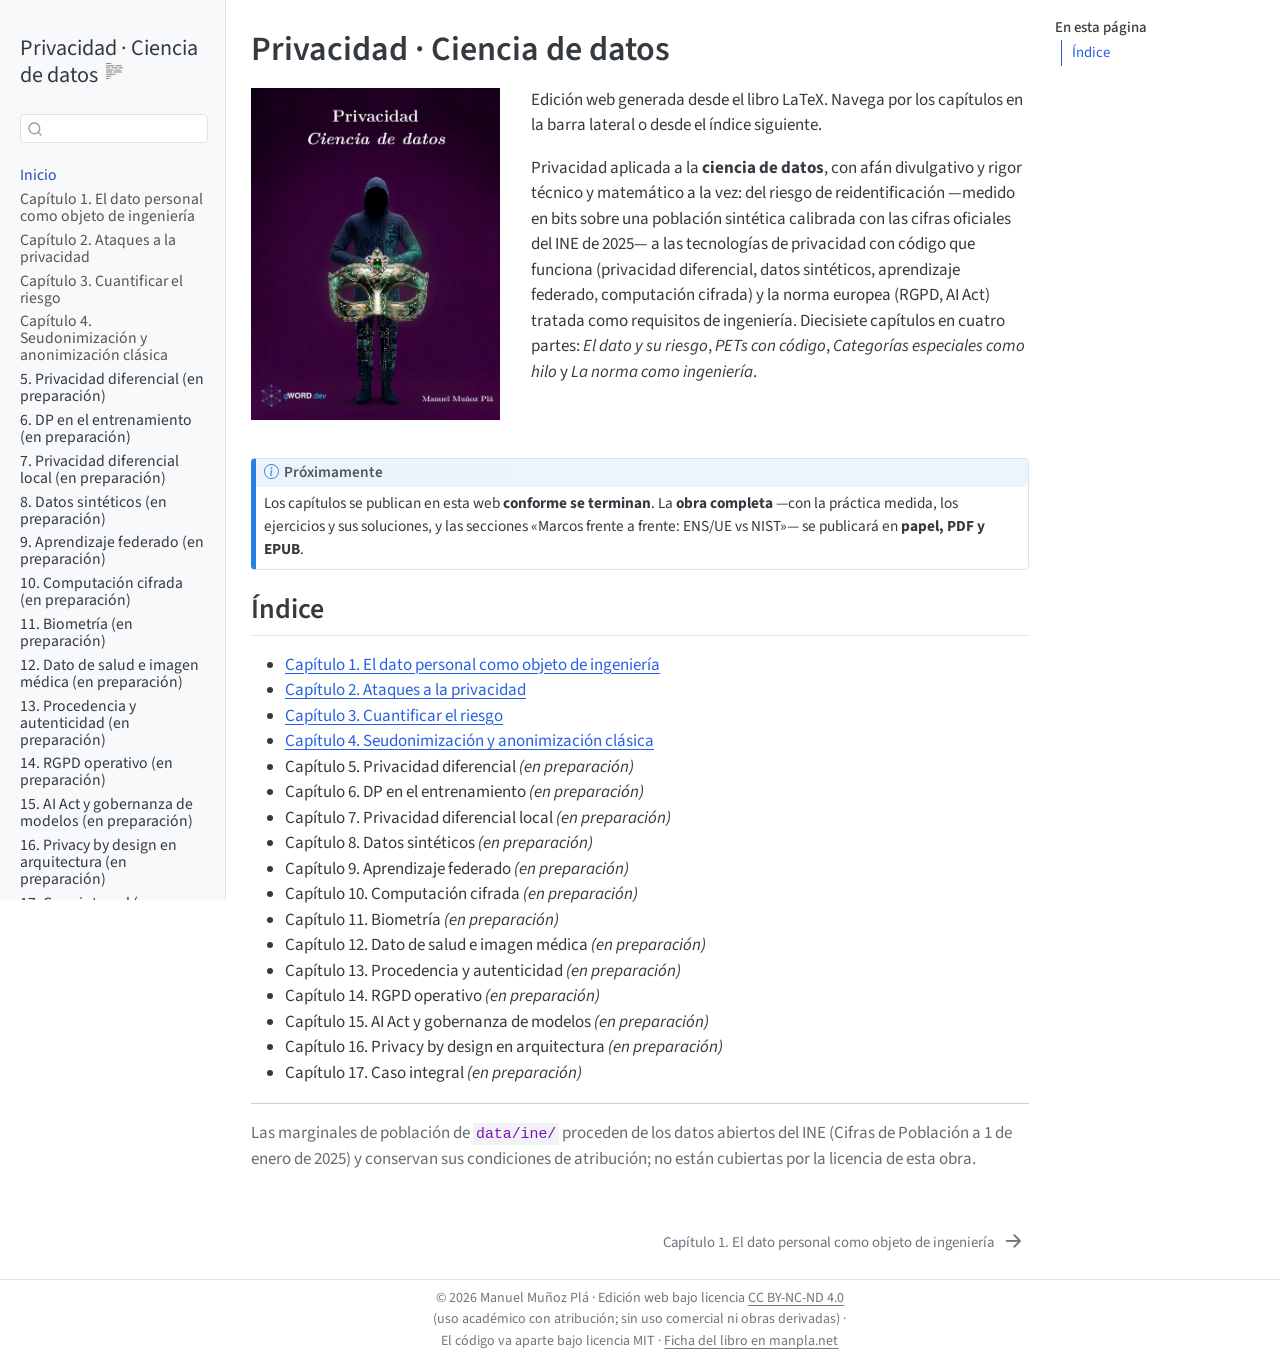
<file: docs/index.html>
<!DOCTYPE html>
<html xmlns="http://www.w3.org/1999/xhtml" lang="es" xml:lang="es"><head>

<meta charset="utf-8">
<meta name="generator" content="quarto-1.9.38">

<meta name="viewport" content="width=device-width, initial-scale=1.0, user-scalable=yes">


<title>Privacidad · Ciencia de datos</title>
<style>
/* Default styles provided by pandoc.
** See https://pandoc.org/MANUAL.html#variables-for-html for config info.
*/
code{white-space: pre-wrap;}
span.smallcaps{font-variant: small-caps;}
div.columns{display: flex; gap: min(4vw, 1.5em);}
div.column{flex: auto; overflow-x: auto;}
div.hanging-indent{margin-left: 1.5em; text-indent: -1.5em;}
ul.task-list{list-style: none;}
ul.task-list li input[type="checkbox"] {
  width: 0.8em;
  margin: 0 0.8em 0.2em -1em; /* quarto-specific, see https://github.com/quarto-dev/quarto-cli/issues/4556 */ 
  vertical-align: middle;
}
</style>


<script src="site_libs/quarto-nav/quarto-nav.js"></script>
<script src="site_libs/quarto-nav/headroom.min.js"></script>
<script src="site_libs/clipboard/clipboard.min.js"></script>
<script src="site_libs/quarto-search/autocomplete.umd.js"></script>
<script src="site_libs/quarto-search/fuse.min.js"></script>
<script src="site_libs/quarto-search/quarto-search.js"></script>
<meta name="quarto:offset" content="./">
<link href="./cap01.html" rel="next">
<script src="site_libs/quarto-html/quarto.js" type="module"></script>
<script src="site_libs/quarto-html/tabsets/tabsets.js" type="module"></script>
<script src="site_libs/quarto-html/popper.min.js"></script>
<script src="site_libs/quarto-html/tippy.umd.min.js"></script>
<script src="site_libs/quarto-html/anchor.min.js"></script>
<link href="site_libs/quarto-html/tippy.css" rel="stylesheet">
<link href="site_libs/quarto-html/quarto-syntax-highlighting-15634bcf2e68342d4ad2dfa704d543f6.css" rel="stylesheet" id="quarto-text-highlighting-styles">
<script src="site_libs/bootstrap/bootstrap.min.js"></script>
<link href="site_libs/bootstrap/bootstrap-icons.css" rel="stylesheet">
<link href="site_libs/bootstrap/bootstrap-c51ee271f6426d8ddbbd81f2fce6c0c5.min.css" rel="stylesheet" append-hash="true" id="quarto-bootstrap" data-mode="light">
<script id="quarto-search-options" type="application/json">{
  "location": "sidebar",
  "copy-button": false,
  "collapse-after": 3,
  "panel-placement": "start",
  "type": "textbox",
  "limit": 50,
  "keyboard-shortcut": [
    "f",
    "/",
    "s"
  ],
  "language": {
    "search-no-results-text": "No se han encontrado resultados",
    "search-matching-documents-text": "documentos encontrados",
    "search-copy-link-title": "Copiar el enlace en la búsqueda",
    "search-hide-matches-text": "Ocultar resultados adicionales",
    "search-more-match-text": "resultado adicional en este documento",
    "search-more-matches-text": "resultados adicionales en este documento",
    "search-clear-button-title": "Borrar",
    "search-text-placeholder": "",
    "search-detached-cancel-button-title": "Cancelar",
    "search-submit-button-title": "Enviar",
    "search-label": "Buscar"
  }
}</script>


</head>

<body class="nav-sidebar docked quarto-light">

<div id="quarto-search-results"></div>
  <header id="quarto-header" class="headroom fixed-top">
  <nav class="quarto-secondary-nav">
    <div class="container-fluid d-flex">
      <button type="button" class="quarto-btn-toggle btn" data-bs-toggle="collapse" role="button" data-bs-target=".quarto-sidebar-collapse-item" aria-controls="quarto-sidebar" aria-expanded="false" aria-label="Alternar barra lateral" onclick="if (window.quartoToggleHeadroom) { window.quartoToggleHeadroom(); }">
        <i class="bi bi-layout-text-sidebar-reverse"></i>
      </button>
        <nav class="quarto-page-breadcrumbs" aria-label="breadcrumb"><ol class="breadcrumb"><li class="breadcrumb-item"><a href="./index.html">Inicio</a></li></ol></nav>
        <a class="flex-grow-1" role="navigation" data-bs-toggle="collapse" data-bs-target=".quarto-sidebar-collapse-item" aria-controls="quarto-sidebar" aria-expanded="false" aria-label="Alternar barra lateral" onclick="if (window.quartoToggleHeadroom) { window.quartoToggleHeadroom(); }">      
        </a>
      <button type="button" class="btn quarto-search-button" aria-label="Buscar" onclick="window.quartoOpenSearch();">
        <i class="bi bi-search"></i>
      </button>
    </div>
  </nav>
</header>
<!-- content -->
<div id="quarto-content" class="quarto-container page-columns page-rows-contents page-layout-article">
<!-- sidebar -->
  <nav id="quarto-sidebar" class="sidebar collapse collapse-horizontal quarto-sidebar-collapse-item sidebar-navigation docked overflow-auto">
    <div class="pt-lg-2 mt-2 text-left sidebar-header">
    <div class="sidebar-title mb-0 py-0">
      <a href="./">Privacidad · Ciencia de datos</a> 
        <div class="sidebar-tools-main">
  <a href="" class="quarto-reader-toggle quarto-navigation-tool px-1" onclick="window.quartoToggleReader(); return false;" title="Alternar modo lector">
  <div class="quarto-reader-toggle-btn">
  <i class="bi"></i>
  </div>
</a>
</div>
    </div>
      </div>
        <div class="mt-2 flex-shrink-0 align-items-center">
        <div class="sidebar-search">
        <div id="quarto-search" class="" title="Buscar"></div>
        </div>
        </div>
    <div class="sidebar-menu-container"> 
    <ul class="list-unstyled mt-1">
        <li class="sidebar-item">
  <div class="sidebar-item-container"> 
  <a href="./index.html" class="sidebar-item-text sidebar-link active">
 <span class="menu-text">Inicio</span></a>
  </div>
</li>
        <li class="sidebar-item">
  <div class="sidebar-item-container"> 
  <a href="./cap01.html" class="sidebar-item-text sidebar-link">
 <span class="menu-text">Capítulo 1. El dato personal como objeto de ingeniería</span></a>
  </div>
</li>
        <li class="sidebar-item">
  <div class="sidebar-item-container"> 
  <a href="./cap02.html" class="sidebar-item-text sidebar-link">
 <span class="menu-text">Capítulo 2. Ataques a la privacidad</span></a>
  </div>
</li>
        <li class="sidebar-item">
  <div class="sidebar-item-container"> 
  <a href="./cap03.html" class="sidebar-item-text sidebar-link">
 <span class="menu-text">Capítulo 3. Cuantificar el riesgo</span></a>
  </div>
</li>
        <li class="sidebar-item">
  <div class="sidebar-item-container"> 
  <a href="./cap04.html" class="sidebar-item-text sidebar-link">
 <span class="menu-text">Capítulo 4. Seudonimización y anonimización clásica</span></a>
  </div>
</li>
        <li class="sidebar-item">
 <span class="menu-text">5. Privacidad diferencial (en preparación)</span>
  </li>
        <li class="sidebar-item">
 <span class="menu-text">6. DP en el entrenamiento (en preparación)</span>
  </li>
        <li class="sidebar-item">
 <span class="menu-text">7. Privacidad diferencial local (en preparación)</span>
  </li>
        <li class="sidebar-item">
 <span class="menu-text">8. Datos sintéticos (en preparación)</span>
  </li>
        <li class="sidebar-item">
 <span class="menu-text">9. Aprendizaje federado (en preparación)</span>
  </li>
        <li class="sidebar-item">
 <span class="menu-text">10. Computación cifrada (en preparación)</span>
  </li>
        <li class="sidebar-item">
 <span class="menu-text">11. Biometría (en preparación)</span>
  </li>
        <li class="sidebar-item">
 <span class="menu-text">12. Dato de salud e imagen médica (en preparación)</span>
  </li>
        <li class="sidebar-item">
 <span class="menu-text">13. Procedencia y autenticidad (en preparación)</span>
  </li>
        <li class="sidebar-item">
 <span class="menu-text">14. RGPD operativo (en preparación)</span>
  </li>
        <li class="sidebar-item">
 <span class="menu-text">15. AI Act y gobernanza de modelos (en preparación)</span>
  </li>
        <li class="sidebar-item">
 <span class="menu-text">16. Privacy by design en arquitectura (en preparación)</span>
  </li>
        <li class="sidebar-item">
 <span class="menu-text">17. Caso integral (en preparación)</span>
  </li>
    </ul>
    </div>
</nav>
<div id="quarto-sidebar-glass" class="quarto-sidebar-collapse-item" data-bs-toggle="collapse" data-bs-target=".quarto-sidebar-collapse-item"></div>
<!-- margin-sidebar -->
    <div id="quarto-margin-sidebar" class="sidebar margin-sidebar">
        <nav id="TOC" role="doc-toc" class="toc-active">
    <h2 id="toc-title">En esta página</h2>
   
  <ul>
  <li><a href="#índice" id="toc-índice" class="nav-link active" data-scroll-target="#índice">Índice</a></li>
  </ul>
</nav>
    </div>
<!-- main -->
<main class="content" id="quarto-document-content">

<header id="title-block-header" class="quarto-title-block default">
<div class="quarto-title">
<h1 class="title">Privacidad · Ciencia de datos</h1>
</div>



<div class="quarto-title-meta">

    
  
    
  </div>
  


</header>


<div class="columns">
<div class="column" style="width:32%;">
<p><img src="figs/portada_web.jpg" class="img-fluid" style="width:100.0%"></p>
</div><div class="column" style="width:4%;">

</div><div class="column" style="width:64%;">
<p>Edición web generada desde el libro LaTeX. Navega por los capítulos en la barra lateral o desde el índice siguiente.</p>
<p>Privacidad aplicada a la <strong>ciencia de datos</strong>, con afán divulgativo y rigor técnico y matemático a la vez: del riesgo de reidentificación —medido en bits sobre una población sintética calibrada con las cifras oficiales del INE de 2025— a las tecnologías de privacidad con código que funciona (privacidad diferencial, datos sintéticos, aprendizaje federado, computación cifrada) y la norma europea (RGPD, AI Act) tratada como requisitos de ingeniería. Diecisiete capítulos en cuatro partes: <em>El dato y su riesgo</em>, <em>PETs con código</em>, <em>Categorías especiales como hilo</em> y <em>La norma como ingeniería</em>.</p>
</div>
</div>
<div class="callout callout-style-default callout-note callout-titled" title="Próximamente">
<div class="callout-header d-flex align-content-center">
<div class="callout-icon-container">
<i class="callout-icon"></i>
</div>
<div class="callout-title-container flex-fill">
<span class="screen-reader-only">Nota</span>Próximamente
</div>
</div>
<div class="callout-body-container callout-body">
<p>Los capítulos se publican en esta web <strong>conforme se terminan</strong>. La <strong>obra completa</strong> —con la práctica medida, los ejercicios y sus soluciones, y las secciones «Marcos frente a frente: ENS/UE vs NIST»— se publicará en <strong>papel, PDF y EPUB</strong>.</p>
</div>
</div>
<section id="índice" class="level2">
<h2 class="anchored" data-anchor-id="índice">Índice</h2>
<ul>
<li><a href="./cap01.html">Capítulo 1. El dato personal como objeto de ingeniería</a></li>
<li><a href="./cap02.html">Capítulo 2. Ataques a la privacidad</a></li>
<li><a href="./cap03.html">Capítulo 3. Cuantificar el riesgo</a></li>
<li><a href="./cap04.html">Capítulo 4. Seudonimización y anonimización clásica</a></li>
<li>Capítulo 5. Privacidad diferencial <em>(en preparación)</em></li>
<li>Capítulo 6. DP en el entrenamiento <em>(en preparación)</em></li>
<li>Capítulo 7. Privacidad diferencial local <em>(en preparación)</em></li>
<li>Capítulo 8. Datos sintéticos <em>(en preparación)</em></li>
<li>Capítulo 9. Aprendizaje federado <em>(en preparación)</em></li>
<li>Capítulo 10. Computación cifrada <em>(en preparación)</em></li>
<li>Capítulo 11. Biometría <em>(en preparación)</em></li>
<li>Capítulo 12. Dato de salud e imagen médica <em>(en preparación)</em></li>
<li>Capítulo 13. Procedencia y autenticidad <em>(en preparación)</em></li>
<li>Capítulo 14. RGPD operativo <em>(en preparación)</em></li>
<li>Capítulo 15. AI Act y gobernanza de modelos <em>(en preparación)</em></li>
<li>Capítulo 16. Privacy by design en arquitectura <em>(en preparación)</em></li>
<li>Capítulo 17. Caso integral <em>(en preparación)</em></li>
</ul>
<hr>
<div class="text-muted">
<p>Las marginales de población de <code>data/ine/</code> proceden de los datos abiertos del INE (Cifras de Población a 1 de enero de 2025) y conservan sus condiciones de atribución; no están cubiertas por la licencia de esta obra.</p>
</div>


</section>

</main> <!-- /main -->
<script id="quarto-html-after-body" type="application/javascript">
  window.document.addEventListener("DOMContentLoaded", function (event) {
    const icon = "";
    const anchorJS = new window.AnchorJS();
    anchorJS.options = {
      placement: 'right',
      icon: icon
    };
    anchorJS.add('.anchored');
    const isCodeAnnotation = (el) => {
      for (const clz of el.classList) {
        if (clz.startsWith('code-annotation-')) {                     
          return true;
        }
      }
      return false;
    }
    const onCopySuccess = function(e) {
      // button target
      const button = e.trigger;
      // don't keep focus
      button.blur();
      // flash "checked"
      button.classList.add('code-copy-button-checked');
      var currentTitle = button.getAttribute("title");
      button.setAttribute("title", "Copiado");
      let tooltip;
      if (window.bootstrap) {
        button.setAttribute("data-bs-toggle", "tooltip");
        button.setAttribute("data-bs-placement", "left");
        button.setAttribute("data-bs-title", "Copiado");
        tooltip = new bootstrap.Tooltip(button, 
          { trigger: "manual", 
            customClass: "code-copy-button-tooltip",
            offset: [0, -8]});
        tooltip.show();    
      }
      setTimeout(function() {
        if (tooltip) {
          tooltip.hide();
          button.removeAttribute("data-bs-title");
          button.removeAttribute("data-bs-toggle");
          button.removeAttribute("data-bs-placement");
        }
        button.setAttribute("title", currentTitle);
        button.classList.remove('code-copy-button-checked');
      }, 1000);
      // clear code selection
      e.clearSelection();
    }
    const getTextToCopy = function(trigger) {
      const outerScaffold = trigger.parentElement.cloneNode(true);
      const codeEl = outerScaffold.querySelector('code');
      for (const childEl of codeEl.children) {
        if (isCodeAnnotation(childEl)) {
          childEl.remove();
        }
      }
      return codeEl.innerText;
    }
    const clipboard = new window.ClipboardJS('.code-copy-button:not([data-in-quarto-modal])', {
      text: getTextToCopy
    });
    clipboard.on('success', onCopySuccess);
    if (window.document.getElementById('quarto-embedded-source-code-modal')) {
      const clipboardModal = new window.ClipboardJS('.code-copy-button[data-in-quarto-modal]', {
        text: getTextToCopy,
        container: window.document.getElementById('quarto-embedded-source-code-modal')
      });
      clipboardModal.on('success', onCopySuccess);
    }
      var localhostRegex = new RegExp(/^(?:http|https):\/\/localhost\:?[0-9]*\//);
      var mailtoRegex = new RegExp(/^mailto:/);
        var filterRegex = new RegExp('/' + window.location.host + '/');
      var isInternal = (href) => {
          return filterRegex.test(href) || localhostRegex.test(href) || mailtoRegex.test(href);
      }
      // Inspect non-navigation links and adorn them if external
     var links = window.document.querySelectorAll('a[href]:not(.nav-link):not(.navbar-brand):not(.toc-action):not(.sidebar-link):not(.sidebar-item-toggle):not(.pagination-link):not(.no-external):not([aria-hidden]):not(.dropdown-item):not(.quarto-navigation-tool):not(.about-link)');
      for (var i=0; i<links.length; i++) {
        const link = links[i];
        if (!isInternal(link.href)) {
          // undo the damage that might have been done by quarto-nav.js in the case of
          // links that we want to consider external
          if (link.dataset.originalHref !== undefined) {
            link.href = link.dataset.originalHref;
          }
        }
      }
    function tippyHover(el, contentFn, onTriggerFn, onUntriggerFn) {
      const config = {
        allowHTML: true,
        maxWidth: 500,
        delay: 100,
        arrow: false,
        appendTo: function(el) {
            return el.parentElement;
        },
        interactive: true,
        interactiveBorder: 10,
        theme: 'quarto',
        placement: 'bottom-start',
      };
      if (contentFn) {
        config.content = contentFn;
      }
      if (onTriggerFn) {
        config.onTrigger = onTriggerFn;
      }
      if (onUntriggerFn) {
        config.onUntrigger = onUntriggerFn;
      }
      window.tippy(el, config); 
    }
    const noterefs = window.document.querySelectorAll('a[role="doc-noteref"]');
    for (var i=0; i<noterefs.length; i++) {
      const ref = noterefs[i];
      tippyHover(ref, function() {
        // use id or data attribute instead here
        let href = ref.getAttribute('data-footnote-href') || ref.getAttribute('href');
        try { href = new URL(href).hash; } catch {}
        const id = href.replace(/^#\/?/, "");
        const note = window.document.getElementById(id);
        if (note) {
          return note.innerHTML;
        } else {
          return "";
        }
      });
    }
    const xrefs = window.document.querySelectorAll('a.quarto-xref');
    const processXRef = (id, note) => {
      // Strip column container classes
      const stripColumnClz = (el) => {
        el.classList.remove("page-full", "page-columns");
        if (el.children) {
          for (const child of el.children) {
            stripColumnClz(child);
          }
        }
      }
      stripColumnClz(note)
      if (id === null || id.startsWith('sec-')) {
        // Special case sections, only their first couple elements
        const container = document.createElement("div");
        if (note.children && note.children.length > 2) {
          container.appendChild(note.children[0].cloneNode(true));
          for (let i = 1; i < note.children.length; i++) {
            const child = note.children[i];
            if (child.tagName === "P" && child.innerText === "") {
              continue;
            } else {
              container.appendChild(child.cloneNode(true));
              break;
            }
          }
          if (window.Quarto?.typesetMath) {
            window.Quarto.typesetMath(container);
          }
          return container.innerHTML
        } else {
          if (window.Quarto?.typesetMath) {
            window.Quarto.typesetMath(note);
          }
          return note.innerHTML;
        }
      } else {
        // Remove any anchor links if they are present
        const anchorLink = note.querySelector('a.anchorjs-link');
        if (anchorLink) {
          anchorLink.remove();
        }
        if (window.Quarto?.typesetMath) {
          window.Quarto.typesetMath(note);
        }
        if (note.classList.contains("callout")) {
          return note.outerHTML;
        } else {
          return note.innerHTML;
        }
      }
    }
    for (var i=0; i<xrefs.length; i++) {
      const xref = xrefs[i];
      tippyHover(xref, undefined, function(instance) {
        instance.disable();
        let url = xref.getAttribute('href');
        let hash = undefined; 
        if (url.startsWith('#')) {
          hash = url;
        } else {
          try { hash = new URL(url).hash; } catch {}
        }
        if (hash) {
          const id = hash.replace(/^#\/?/, "");
          const note = window.document.getElementById(id);
          if (note !== null) {
            try {
              const html = processXRef(id, note.cloneNode(true));
              instance.setContent(html);
            } finally {
              instance.enable();
              instance.show();
            }
          } else {
            // See if we can fetch this
            fetch(url.split('#')[0])
            .then(res => res.text())
            .then(html => {
              const parser = new DOMParser();
              const htmlDoc = parser.parseFromString(html, "text/html");
              const note = htmlDoc.getElementById(id);
              if (note !== null) {
                const html = processXRef(id, note);
                instance.setContent(html);
              } 
            }).finally(() => {
              instance.enable();
              instance.show();
            });
          }
        } else {
          // See if we can fetch a full url (with no hash to target)
          // This is a special case and we should probably do some content thinning / targeting
          fetch(url)
          .then(res => res.text())
          .then(html => {
            const parser = new DOMParser();
            const htmlDoc = parser.parseFromString(html, "text/html");
            const note = htmlDoc.querySelector('main.content');
            if (note !== null) {
              // This should only happen for chapter cross references
              // (since there is no id in the URL)
              // remove the first header
              if (note.children.length > 0 && note.children[0].tagName === "HEADER") {
                note.children[0].remove();
              }
              const html = processXRef(null, note);
              instance.setContent(html);
            } 
          }).finally(() => {
            instance.enable();
            instance.show();
          });
        }
      }, function(instance) {
      });
    }
        let selectedAnnoteEl;
        const selectorForAnnotation = ( cell, annotation) => {
          let cellAttr = 'data-code-cell="' + cell + '"';
          let lineAttr = 'data-code-annotation="' +  annotation + '"';
          const selector = 'span[' + cellAttr + '][' + lineAttr + ']';
          return selector;
        }
        const selectCodeLines = (annoteEl) => {
          const doc = window.document;
          const targetCell = annoteEl.getAttribute("data-target-cell");
          const targetAnnotation = annoteEl.getAttribute("data-target-annotation");
          const annoteSpan = window.document.querySelector(selectorForAnnotation(targetCell, targetAnnotation));
          const lines = annoteSpan.getAttribute("data-code-lines").split(",");
          const lineIds = lines.map((line) => {
            return targetCell + "-" + line;
          })
          let top = null;
          let height = null;
          let parent = null;
          if (lineIds.length > 0) {
              //compute the position of the single el (top and bottom and make a div)
              const el = window.document.getElementById(lineIds[0]);
              top = el.offsetTop;
              height = el.offsetHeight;
              parent = el.parentElement.parentElement;
            if (lineIds.length > 1) {
              const lastEl = window.document.getElementById(lineIds[lineIds.length - 1]);
              const bottom = lastEl.offsetTop + lastEl.offsetHeight;
              height = bottom - top;
            }
            if (top !== null && height !== null && parent !== null) {
              // cook up a div (if necessary) and position it 
              let div = window.document.getElementById("code-annotation-line-highlight");
              if (div === null) {
                div = window.document.createElement("div");
                div.setAttribute("id", "code-annotation-line-highlight");
                div.style.position = 'absolute';
                parent.appendChild(div);
              }
              div.style.top = top - 2 + "px";
              div.style.height = height + 4 + "px";
              div.style.left = 0;
              let gutterDiv = window.document.getElementById("code-annotation-line-highlight-gutter");
              if (gutterDiv === null) {
                gutterDiv = window.document.createElement("div");
                gutterDiv.setAttribute("id", "code-annotation-line-highlight-gutter");
                gutterDiv.style.position = 'absolute';
                const codeCell = window.document.getElementById(targetCell);
                const gutter = codeCell.querySelector('.code-annotation-gutter');
                gutter.appendChild(gutterDiv);
              }
              gutterDiv.style.top = top - 2 + "px";
              gutterDiv.style.height = height + 4 + "px";
            }
            selectedAnnoteEl = annoteEl;
          }
        };
        const unselectCodeLines = () => {
          const elementsIds = ["code-annotation-line-highlight", "code-annotation-line-highlight-gutter"];
          elementsIds.forEach((elId) => {
            const div = window.document.getElementById(elId);
            if (div) {
              div.remove();
            }
          });
          selectedAnnoteEl = undefined;
        };
          // Handle positioning of the toggle
      window.addEventListener(
        "resize",
        throttle(() => {
          elRect = undefined;
          if (selectedAnnoteEl) {
            selectCodeLines(selectedAnnoteEl);
          }
        }, 10)
      );
      function throttle(fn, ms) {
      let throttle = false;
      let timer;
        return (...args) => {
          if(!throttle) { // first call gets through
              fn.apply(this, args);
              throttle = true;
          } else { // all the others get throttled
              if(timer) clearTimeout(timer); // cancel #2
              timer = setTimeout(() => {
                fn.apply(this, args);
                timer = throttle = false;
              }, ms);
          }
        };
      }
        // Attach click handler to the DT
        const annoteDls = window.document.querySelectorAll('dt[data-target-cell]');
        for (const annoteDlNode of annoteDls) {
          annoteDlNode.addEventListener('click', (event) => {
            const clickedEl = event.target;
            if (clickedEl !== selectedAnnoteEl) {
              unselectCodeLines();
              const activeEl = window.document.querySelector('dt[data-target-cell].code-annotation-active');
              if (activeEl) {
                activeEl.classList.remove('code-annotation-active');
              }
              selectCodeLines(clickedEl);
              clickedEl.classList.add('code-annotation-active');
            } else {
              // Unselect the line
              unselectCodeLines();
              clickedEl.classList.remove('code-annotation-active');
            }
          });
        }
    const findCites = (el) => {
      const parentEl = el.parentElement;
      if (parentEl) {
        const cites = parentEl.dataset.cites;
        if (cites) {
          return {
            el,
            cites: cites.split(' ')
          };
        } else {
          return findCites(el.parentElement)
        }
      } else {
        return undefined;
      }
    };
    var bibliorefs = window.document.querySelectorAll('a[role="doc-biblioref"]');
    for (var i=0; i<bibliorefs.length; i++) {
      const ref = bibliorefs[i];
      const citeInfo = findCites(ref);
      if (citeInfo) {
        tippyHover(citeInfo.el, function() {
          var popup = window.document.createElement('div');
          citeInfo.cites.forEach(function(cite) {
            var citeDiv = window.document.createElement('div');
            citeDiv.classList.add('hanging-indent');
            citeDiv.classList.add('csl-entry');
            var biblioDiv = window.document.getElementById('ref-' + cite);
            if (biblioDiv) {
              citeDiv.innerHTML = biblioDiv.innerHTML;
            }
            popup.appendChild(citeDiv);
          });
          return popup.innerHTML;
        });
      }
    }
  });
  </script>
<nav class="page-navigation">
  <div class="nav-page nav-page-previous">
  </div>
  <div class="nav-page nav-page-next">
      <a href="./cap01.html" class="pagination-link" aria-label="Capítulo 1. El dato personal como objeto de ingeniería">
        <span class="nav-page-text">Capítulo 1. El dato personal como objeto de ingeniería</span> <i class="bi bi-arrow-right-short"></i>
      </a>
  </div>
</nav>
</div> <!-- /content -->
<footer class="footer">
  <div class="nav-footer">
    <div class="nav-footer-left">
      &nbsp;
    </div>   
    <div class="nav-footer-center">
<p>© 2026 Manuel Muñoz Plá · Edición web bajo licencia <a href="https://creativecommons.org/licenses/by-nc-nd/4.0/deed.es">CC BY-NC-ND 4.0</a> (uso académico con atribución; sin uso comercial ni obras derivadas) · El código va aparte bajo licencia MIT · <a href="https://manpla.net/libros/privacidad-ciencia-datos/">Ficha del libro en manpla.net</a></p>
</div>
    <div class="nav-footer-right">
      &nbsp;
    </div>
  </div>
</footer>




</body></html>
</file>
<file: docs/site_libs/quarto-html/tippy.css>
.tippy-box[data-animation=fade][data-state=hidden]{opacity:0}[data-tippy-root]{max-width:calc(100vw - 10px)}.tippy-box{position:relative;background-color:#333;color:#fff;border-radius:4px;font-size:14px;line-height:1.4;white-space:normal;outline:0;transition-property:transform,visibility,opacity}.tippy-box[data-placement^=top]>.tippy-arrow{bottom:0}.tippy-box[data-placement^=top]>.tippy-arrow:before{bottom:-7px;left:0;border-width:8px 8px 0;border-top-color:initial;transform-origin:center top}.tippy-box[data-placement^=bottom]>.tippy-arrow{top:0}.tippy-box[data-placement^=bottom]>.tippy-arrow:before{top:-7px;left:0;border-width:0 8px 8px;border-bottom-color:initial;transform-origin:center bottom}.tippy-box[data-placement^=left]>.tippy-arrow{right:0}.tippy-box[data-placement^=left]>.tippy-arrow:before{border-width:8px 0 8px 8px;border-left-color:initial;right:-7px;transform-origin:center left}.tippy-box[data-placement^=right]>.tippy-arrow{left:0}.tippy-box[data-placement^=right]>.tippy-arrow:before{left:-7px;border-width:8px 8px 8px 0;border-right-color:initial;transform-origin:center right}.tippy-box[data-inertia][data-state=visible]{transition-timing-function:cubic-bezier(.54,1.5,.38,1.11)}.tippy-arrow{width:16px;height:16px;color:#333}.tippy-arrow:before{content:"";position:absolute;border-color:transparent;border-style:solid}.tippy-content{position:relative;padding:5px 9px;z-index:1}
</file>
<file: docs/site_libs/quarto-html/quarto-syntax-highlighting-15634bcf2e68342d4ad2dfa704d543f6.css>
/* quarto syntax highlight colors */
:root {
  --quarto-hl-ot-color: #003B4F;
  --quarto-hl-at-color: #657422;
  --quarto-hl-ss-color: #20794D;
  --quarto-hl-an-color: #5E5E5E;
  --quarto-hl-fu-color: #4758AB;
  --quarto-hl-st-color: #20794D;
  --quarto-hl-cf-color: #003B4F;
  --quarto-hl-op-color: #5E5E5E;
  --quarto-hl-er-color: #AD0000;
  --quarto-hl-bn-color: #AD0000;
  --quarto-hl-al-color: #AD0000;
  --quarto-hl-va-color: #111111;
  --quarto-hl-bu-color: inherit;
  --quarto-hl-ex-color: inherit;
  --quarto-hl-pp-color: #AD0000;
  --quarto-hl-in-color: #5E5E5E;
  --quarto-hl-vs-color: #20794D;
  --quarto-hl-wa-color: #5E5E5E;
  --quarto-hl-do-color: #5E5E5E;
  --quarto-hl-im-color: #00769E;
  --quarto-hl-ch-color: #20794D;
  --quarto-hl-dt-color: #AD0000;
  --quarto-hl-fl-color: #AD0000;
  --quarto-hl-co-color: #5E5E5E;
  --quarto-hl-cv-color: #5E5E5E;
  --quarto-hl-cn-color: #8f5902;
  --quarto-hl-sc-color: #5E5E5E;
  --quarto-hl-dv-color: #AD0000;
  --quarto-hl-kw-color: #003B4F;
}

/* other quarto variables */
:root {
  --quarto-font-monospace: SFMono-Regular, Menlo, Monaco, Consolas, "Liberation Mono", "Courier New", monospace;
}

/* syntax highlight based on Pandoc's rules */
pre > code.sourceCode > span {
  color: #003B4F;
}

code.sourceCode > span {
  color: #003B4F;
}

div.sourceCode,
div.sourceCode pre.sourceCode {
  color: #003B4F;
}

/* Normal */
code span {
  color: #003B4F;
}

/* Alert */
code span.al {
  color: #AD0000;
  font-style: inherit;
}

/* Annotation */
code span.an {
  color: #5E5E5E;
  font-style: inherit;
}

/* Attribute */
code span.at {
  color: #657422;
  font-style: inherit;
}

/* BaseN */
code span.bn {
  color: #AD0000;
  font-style: inherit;
}

/* BuiltIn */
code span.bu {
  font-style: inherit;
}

/* ControlFlow */
code span.cf {
  color: #003B4F;
  font-weight: bold;
  font-style: inherit;
}

/* Char */
code span.ch {
  color: #20794D;
  font-style: inherit;
}

/* Constant */
code span.cn {
  color: #8f5902;
  font-style: inherit;
}

/* Comment */
code span.co {
  color: #5E5E5E;
  font-style: inherit;
}

/* CommentVar */
code span.cv {
  color: #5E5E5E;
  font-style: italic;
}

/* Documentation */
code span.do {
  color: #5E5E5E;
  font-style: italic;
}

/* DataType */
code span.dt {
  color: #AD0000;
  font-style: inherit;
}

/* DecVal */
code span.dv {
  color: #AD0000;
  font-style: inherit;
}

/* Error */
code span.er {
  color: #AD0000;
  font-style: inherit;
}

/* Extension */
code span.ex {
  font-style: inherit;
}

/* Float */
code span.fl {
  color: #AD0000;
  font-style: inherit;
}

/* Function */
code span.fu {
  color: #4758AB;
  font-style: inherit;
}

/* Import */
code span.im {
  color: #00769E;
  font-style: inherit;
}

/* Information */
code span.in {
  color: #5E5E5E;
  font-style: inherit;
}

/* Keyword */
code span.kw {
  color: #003B4F;
  font-weight: bold;
  font-style: inherit;
}

/* Operator */
code span.op {
  color: #5E5E5E;
  font-style: inherit;
}

/* Other */
code span.ot {
  color: #003B4F;
  font-style: inherit;
}

/* Preprocessor */
code span.pp {
  color: #AD0000;
  font-style: inherit;
}

/* SpecialChar */
code span.sc {
  color: #5E5E5E;
  font-style: inherit;
}

/* SpecialString */
code span.ss {
  color: #20794D;
  font-style: inherit;
}

/* String */
code span.st {
  color: #20794D;
  font-style: inherit;
}

/* Variable */
code span.va {
  color: #111111;
  font-style: inherit;
}

/* VerbatimString */
code span.vs {
  color: #20794D;
  font-style: inherit;
}

/* Warning */
code span.wa {
  color: #5E5E5E;
  font-style: italic;
}

.prevent-inlining {
  content: "</";
}

/*# sourceMappingURL=f23921c56f73e400b49028c9186a1aa0.css.map */
</file>
